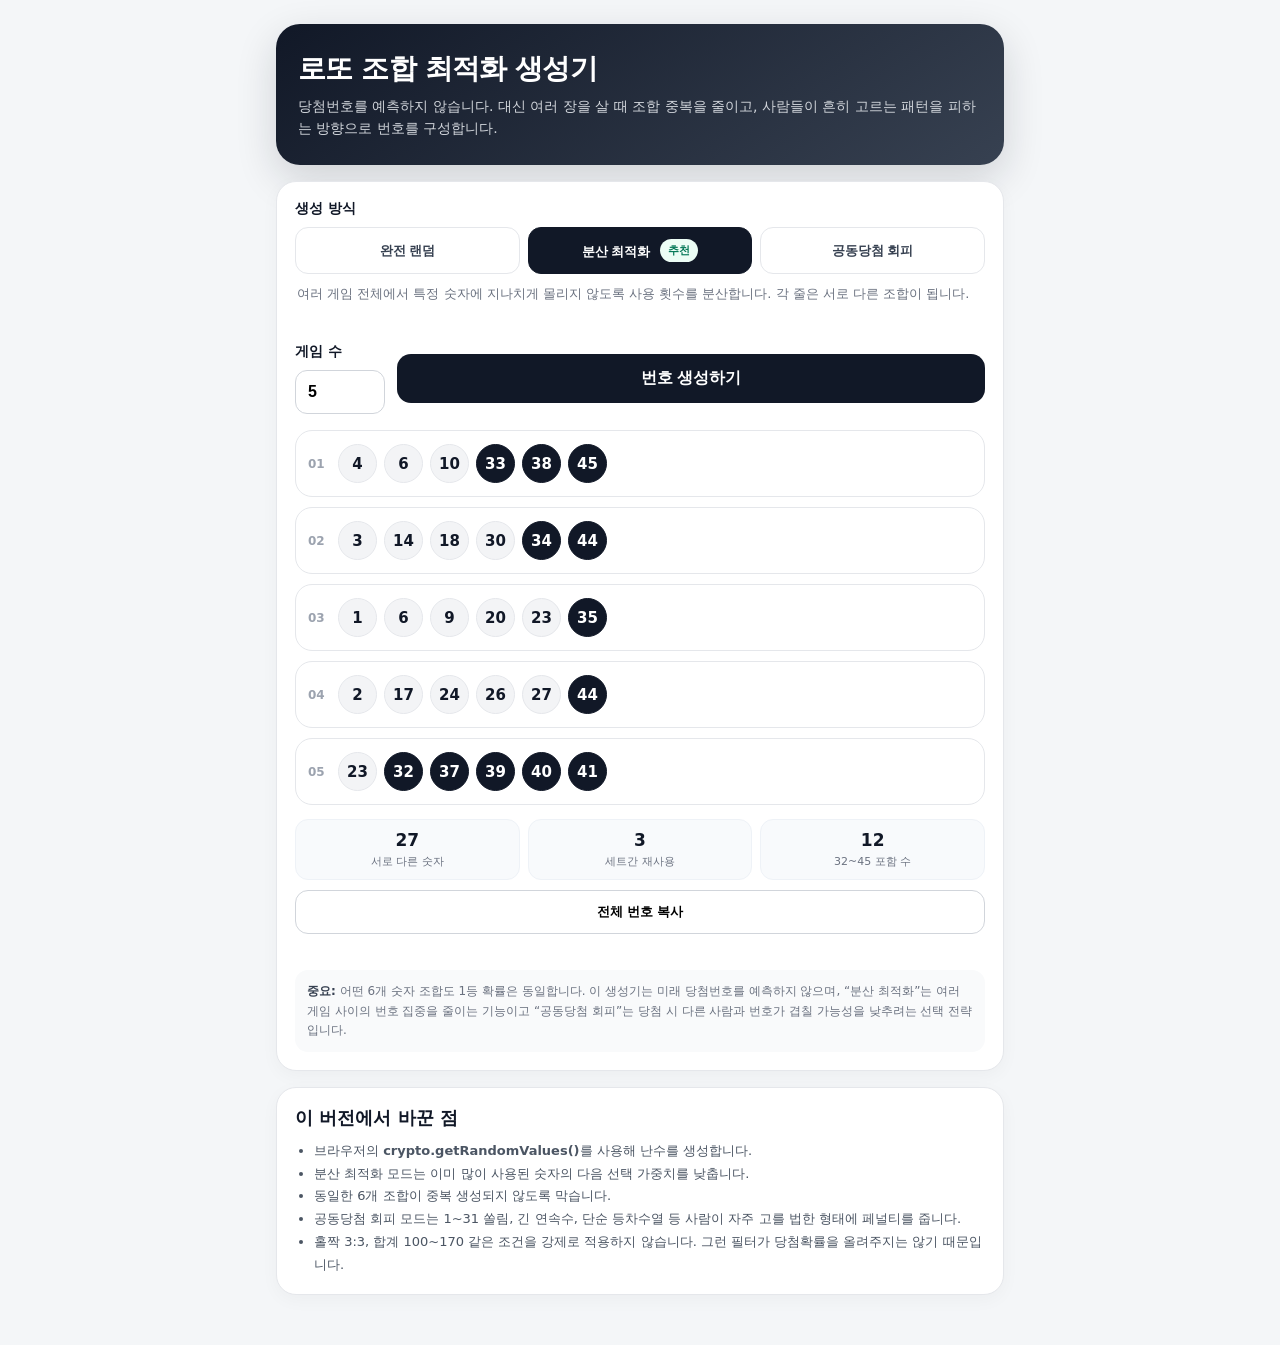
<file: index.html>
<!DOCTYPE html>
<html lang="ko">
<head>
<meta charset="UTF-8" />
<meta name="viewport" content="width=device-width, initial-scale=1.0, maximum-scale=1.0" />
<title>로또 조합 최적화 생성기</title>
<style>
  :root{
    --bg:#f4f6f8;--card:#fff;--text:#111827;--muted:#6b7280;--line:#e5e7eb;
    --accent:#111827;--soft:#eef2f7;--good:#0f766e;--warn:#92400e;
  }
  *{box-sizing:border-box}
  body{margin:0;font-family:system-ui,-apple-system,"Noto Sans KR","Apple SD Gothic Neo",sans-serif;background:var(--bg);color:var(--text)}
  .wrap{max-width:760px;margin:0 auto;padding:24px 16px 50px}
  .hero{background:linear-gradient(145deg,#111827,#374151);color:#fff;border-radius:24px;padding:26px 22px;box-shadow:0 14px 40px rgba(17,24,39,.16)}
  .hero h1{font-size:28px;margin:0 0 8px;letter-spacing:-.8px}
  .hero p{margin:0;color:#d1d5db;line-height:1.55;font-size:14px}
  .panel{background:var(--card);border:1px solid var(--line);border-radius:20px;margin-top:16px;padding:18px;box-shadow:0 5px 18px rgba(0,0,0,.035)}
  .label{font-weight:800;font-size:14px;margin-bottom:9px}
  .seg{display:grid;grid-template-columns:1fr 1fr 1fr;gap:8px}
  .mode{border:1px solid var(--line);background:#fff;border-radius:13px;padding:11px 7px;font-weight:750;font-size:13px;cursor:pointer;color:#374151}
  .mode.active{background:#111827;color:#fff;border-color:#111827}
  .desc{font-size:13px;color:var(--muted);line-height:1.55;margin:10px 2px 0;min-height:41px}
  .row{display:flex;gap:12px;align-items:center;margin-top:18px}
  input[type=number]{width:90px;padding:12px;border:1px solid #d1d5db;border-radius:12px;font-size:16px;font-weight:700}
  .generate{flex:1;border:0;background:#111827;color:#fff;border-radius:14px;padding:14px 18px;font-size:16px;font-weight:850;cursor:pointer}
  .generate:active{transform:scale(.99)}
  .secondary{width:100%;border:1px solid #d1d5db;background:#fff;border-radius:13px;padding:12px;font-weight:750;cursor:pointer;margin-top:10px}
  .results{display:grid;gap:10px;margin-top:16px}
  .ticket{display:flex;align-items:center;gap:8px;background:#fff;border:1px solid var(--line);border-radius:17px;padding:13px 12px;overflow-x:auto}
  .idx{font-size:12px;font-weight:800;color:#9ca3af;width:22px;flex:0 0 22px}
  .balls{display:flex;gap:7px;min-width:max-content}
  .ball{width:39px;height:39px;border-radius:50%;display:grid;place-items:center;font-weight:900;font-size:15px;color:#111827;background:#f3f4f6;border:1px solid #e5e7eb}
  .ball.high{background:#111827;color:#fff;border-color:#111827}
  .stats{display:grid;grid-template-columns:repeat(3,1fr);gap:8px;margin-top:14px}
  .stat{background:#f8fafc;border:1px solid #eef2f7;border-radius:13px;padding:10px;text-align:center}
  .stat b{display:block;font-size:17px}.stat span{font-size:11px;color:var(--muted)}
  .notice{font-size:12px;line-height:1.6;color:#6b7280;background:#f9fafb;border-radius:13px;padding:12px;margin-top:14px}
  .notice strong{color:#374151}
  .tips h2{font-size:18px;margin:0 0 10px}
  .tips ul{margin:0;padding-left:19px;color:#4b5563;font-size:13px;line-height:1.75}
  .badge{display:inline-block;padding:4px 8px;border-radius:999px;background:#ecfdf5;color:#047857;font-size:11px;font-weight:800;margin-left:6px;vertical-align:2px}
  .copymsg{font-size:12px;color:var(--good);text-align:center;height:18px;margin-top:4px;font-weight:700}
  @media(max-width:520px){.hero h1{font-size:24px}.seg{grid-template-columns:1fr}.mode{padding:12px}.row{align-items:stretch}.ball{width:37px;height:37px}.panel{padding:15px}.stats{grid-template-columns:1fr 1fr 1fr}}
</style>
</head>
<body>
<div class="wrap">
  <section class="hero">
    <h1>로또 조합 최적화 생성기</h1>
    <p>당첨번호를 예측하지 않습니다. 대신 여러 장을 살 때 조합 중복을 줄이고, 사람들이 흔히 고르는 패턴을 피하는 방향으로 번호를 구성합니다.</p>
  </section>

  <section class="panel">
    <div class="label">생성 방식</div>
    <div class="seg">
      <button class="mode" data-mode="random">완전 랜덤</button>
      <button class="mode active" data-mode="spread">분산 최적화 <span class="badge">추천</span></button>
      <button class="mode" data-mode="share">공동당첨 회피</button>
    </div>
    <div id="modeDesc" class="desc"></div>

    <div class="row">
      <div>
        <div class="label">게임 수</div>
        <input id="count" type="number" min="1" max="10" value="5" inputmode="numeric" />
      </div>
      <button id="generate" class="generate">번호 생성하기</button>
    </div>

    <div id="results" class="results"></div>
    <div id="stats" class="stats" style="display:none"></div>
    <button id="copy" class="secondary" style="display:none">전체 번호 복사</button>
    <div id="copymsg" class="copymsg"></div>

    <div class="notice">
      <strong>중요:</strong> 어떤 6개 숫자 조합도 1등 확률은 동일합니다. 이 생성기는 미래 당첨번호를 예측하지 않으며, “분산 최적화”는 여러 게임 사이의 번호 집중을 줄이는 기능이고 “공동당첨 회피”는 당첨 시 다른 사람과 번호가 겹칠 가능성을 낮추려는 선택 전략입니다.
    </div>
  </section>

  <section class="panel tips">
    <h2>이 버전에서 바꾼 점</h2>
    <ul>
      <li>브라우저의 <b>crypto.getRandomValues()</b>를 사용해 난수를 생성합니다.</li>
      <li>분산 최적화 모드는 이미 많이 사용된 숫자의 다음 선택 가중치를 낮춥니다.</li>
      <li>동일한 6개 조합이 중복 생성되지 않도록 막습니다.</li>
      <li>공동당첨 회피 모드는 1~31 쏠림, 긴 연속수, 단순 등차수열 등 사람이 자주 고를 법한 형태에 페널티를 줍니다.</li>
      <li>홀짝 3:3, 합계 100~170 같은 조건을 강제로 적용하지 않습니다. 그런 필터가 당첨확률을 올려주지는 않기 때문입니다.</li>
    </ul>
  </section>
</div>
<script>
(() => {
  const modeDescriptions = {
    random: '1~45에서 6개를 독립적으로 뽑습니다. 가장 단순하고 편향이 없는 방식입니다.',
    spread: '여러 게임 전체에서 특정 숫자에 지나치게 몰리지 않도록 사용 횟수를 분산합니다. 각 줄은 서로 다른 조합이 됩니다.',
    share: '추첨확률은 그대로지만, 1~31 편중·긴 연속수·눈에 띄는 수열 등 사람이 고르기 쉬운 패턴을 상대적으로 덜 선택합니다.'
  };

  let currentMode = 'spread';
  let lastSets = [];
  const desc = document.getElementById('modeDesc');
  const results = document.getElementById('results');
  const stats = document.getElementById('stats');
  const copyBtn = document.getElementById('copy');
  const copyMsg = document.getElementById('copymsg');

  function randInt(max) {
    // rejection sampling to avoid modulo bias
    const range = 0x100000000;
    const limit = range - (range % max);
    const a = new Uint32Array(1);
    do { crypto.getRandomValues(a); } while (a[0] >= limit);
    return a[0] % max;
  }

  function weightedChoice(items, weights) {
    const total = weights.reduce((a,b) => a+b, 0);
    const r = (randInt(1000000) / 1000000) * total;
    let acc = 0;
    for (let i=0;i<items.length;i++) {
      acc += weights[i];
      if (r < acc) return items[i];
    }
    return items[items.length-1];
  }

  function sampleUniform() {
    const pool = Array.from({length:45},(_,i)=>i+1);
    const out=[];
    while(out.length<6){
      const idx=randInt(pool.length);
      out.push(pool.splice(idx,1)[0]);
    }
    return out.sort((a,b)=>a-b);
  }

  function sequencePenalty(nums) {
    let penalty = 0;
    let run = 1;
    for (let i=1;i<nums.length;i++) {
      if (nums[i] === nums[i-1]+1) run++; else run=1;
      if (run>=3) penalty += 2.5;
    }
    const diffs=[];
    for(let i=1;i<nums.length;i++) diffs.push(nums[i]-nums[i-1]);
    if (diffs.every(d=>d===diffs[0])) penalty += 5;
    // very visually regular multiples / same-ending concentration
    const sameLastDigitMax = Math.max(...[0,1,2,3,4,5,6,7,8,9].map(d=>nums.filter(n=>n%10===d).length));
    if (sameLastDigitMax>=3) penalty += 1.5;
    return penalty;
  }

  function humanPatternScore(nums) {
    let score = 0;
    const birthdayCount = nums.filter(n=>n<=31).length;
    if (birthdayCount>=5) score += (birthdayCount-4)*2.2;
    score += sequencePenalty(nums);
    const low = nums.filter(n=>n<=15).length;
    if(low>=5) score += 1.5;
    return score;
  }

  function makeSpread(usage) {
    const chosen=[];
    const pool=Array.from({length:45},(_,i)=>i+1);
    while(chosen.length<6){
      const weights=pool.map(n => {
        if(chosen.includes(n)) return 0;
        const u=usage[n]||0;
        // strong but not deterministic preference for less-used numbers
        return 1 / Math.pow(1+u, 2.15);
      });
      const available=pool.filter((n,i)=>weights[i]>0);
      const availableWeights=pool.map((n,i)=>({n,w:weights[i]})).filter(x=>x.w>0).map(x=>x.w);
      const pick=weightedChoice(available,availableWeights);
      chosen.push(pick);
    }
    return chosen.sort((a,b)=>a-b);
  }

  function makeShareAvoid() {
    let best=null, bestScore=Infinity;
    // Generate candidates, keep a low human-pattern-score one while retaining randomness.
    for(let i=0;i<80;i++){
      const nums=sampleUniform();
      let score=humanPatternScore(nums);
      // Soft preference for 2+ numbers above 31, not a hard rule.
      const above31=nums.filter(n=>n>=32).length;
      if(above31<2) score += (2-above31)*1.8;
      // add tiny random jitter so same score doesn't create deterministic behavior
      score += randInt(1000)/100000;
      if(score<bestScore){bestScore=score;best=nums;}
    }
    return best;
  }

  function keyOf(nums){return nums.join('-');}

  function generateSets(count, mode){
    const sets=[];
    const keys=new Set();
    const usage=Object.fromEntries(Array.from({length:45},(_,i)=>[i+1,0]));
    let guard=0;
    while(sets.length<count && guard<5000){
      guard++;
      let nums;
      if(mode==='random') nums=sampleUniform();
      else if(mode==='spread') nums=makeSpread(usage);
      else nums=makeShareAvoid();
      const key=keyOf(nums);
      if(keys.has(key)) continue;
      keys.add(key);
      sets.push(nums);
      nums.forEach(n=>usage[n]++);
    }
    return sets;
  }

  function render(sets){
    results.innerHTML='';
    sets.forEach((nums,i)=>{
      const el=document.createElement('div');
      el.className='ticket';
      el.innerHTML=`<div class="idx">${String(i+1).padStart(2,'0')}</div><div class="balls">${nums.map(n=>`<div class="ball ${n>=32?'high':''}">${n}</div>`).join('')}</div>`;
      results.appendChild(el);
    });
    const all=sets.flat();
    const distinct=new Set(all).size;
    const repeats=all.length-distinct;
    const high=all.filter(n=>n>=32).length;
    stats.innerHTML=`
      <div class="stat"><b>${distinct}</b><span>서로 다른 숫자</span></div>
      <div class="stat"><b>${repeats}</b><span>세트간 재사용</span></div>
      <div class="stat"><b>${high}</b><span>32~45 포함 수</span></div>`;
    stats.style.display='grid';
    copyBtn.style.display='block';
  }

  document.querySelectorAll('.mode').forEach(btn=>{
    btn.addEventListener('click',()=>{
      document.querySelectorAll('.mode').forEach(b=>b.classList.remove('active'));
      btn.classList.add('active');
      currentMode=btn.dataset.mode;
      desc.textContent=modeDescriptions[currentMode];
    });
  });

  document.getElementById('generate').addEventListener('click',()=>{
    const input=document.getElementById('count');
    let count=Math.max(1,Math.min(10,parseInt(input.value||'5',10)));
    input.value=count;
    lastSets=generateSets(count,currentMode);
    render(lastSets);
    copyMsg.textContent='';
  });

  copyBtn.addEventListener('click',async()=>{
    const txt=lastSets.map((s,i)=>`${i+1}. ${s.join(' ')}`).join('\n');
    try{
      await navigator.clipboard.writeText(txt);
      copyMsg.textContent='번호를 복사했습니다.';
    }catch(e){
      const ta=document.createElement('textarea');ta.value=txt;document.body.appendChild(ta);ta.select();document.execCommand('copy');ta.remove();copyMsg.textContent='번호를 복사했습니다.';
    }
  });

  desc.textContent=modeDescriptions[currentMode];
  document.getElementById('generate').click();
})();
</script>
</body>
</html>
</file>
